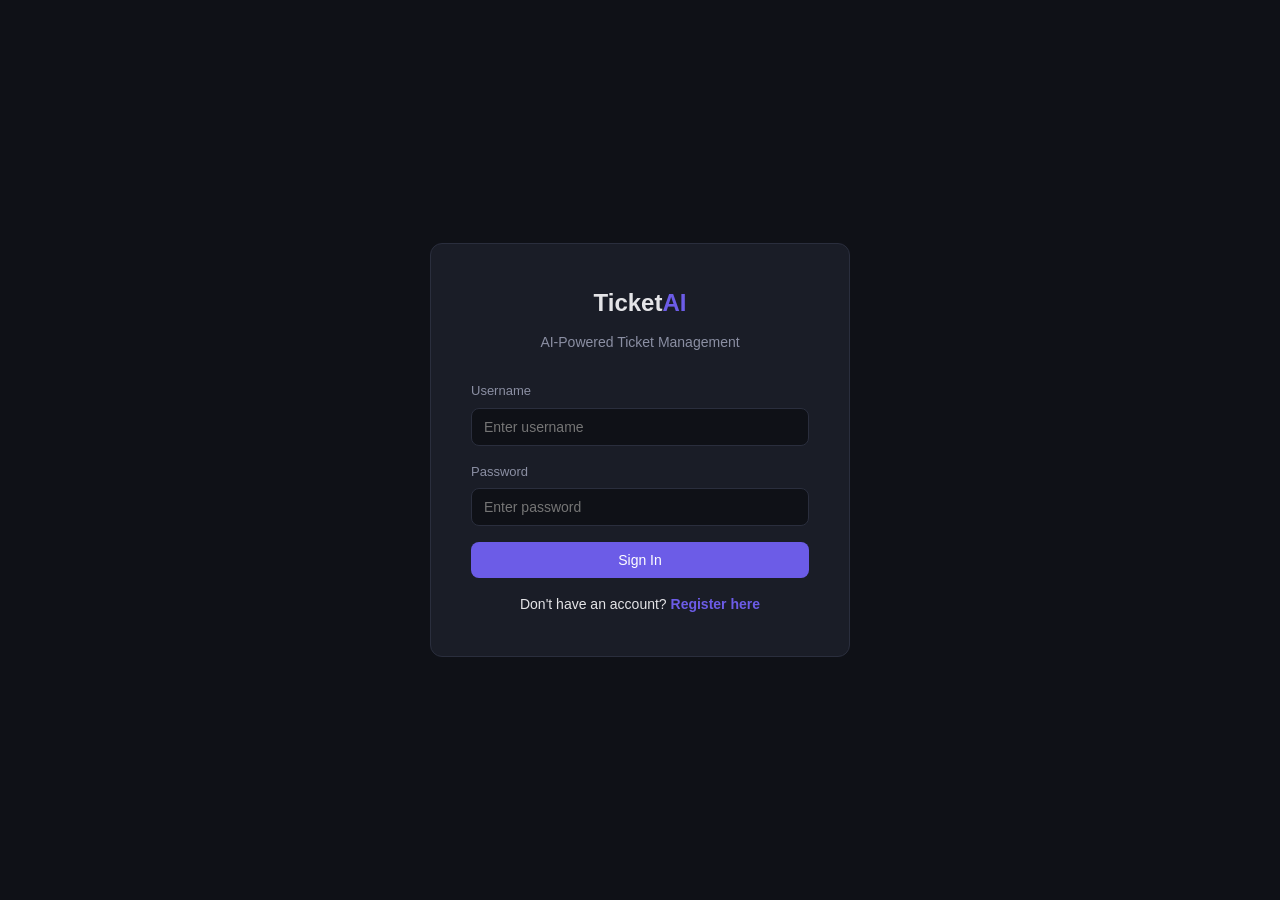
<file: static/index.html>
<!DOCTYPE html>
<html lang="en">
<head>
    <meta charset="UTF-8">
    <meta name="viewport" content="width=device-width, initial-scale=1.0">
    <title>Ticket System - Login</title>
    <link rel="stylesheet" href="/static/style.css">
</head>
<body>
    <div class="auth-wrapper">
        <div class="auth-card">
            <h1>Ticket<span style="color:var(--primary)">AI</span></h1>
            <p class="subtitle">AI-Powered Ticket Management</p>

            <form id="loginForm" onsubmit="handleLogin(event)">
                <div class="form-group">
                    <label>Username</label>
                    <input type="text" id="loginUser" required placeholder="Enter username">
                </div>
                <div class="form-group">
                    <label>Password</label>
                    <input type="password" id="loginPass" required placeholder="Enter password">
                </div>
                <button type="submit" class="btn btn-primary btn-full">Sign In</button>
            </form>
            
            <p style="text-align:center; margin-top:15px; font-size:14px; color:var(--text-light)">
                Don't have an account? <a href="/static/register.html" style="color:var(--primary); text-decoration:none; font-weight:bold;">Register here</a>
            </p>

            <div id="authError" style="color:var(--danger);font-size:13px;text-align:center;margin-top:12px;display:none"></div>
        </div>
    </div>

    <script src="/static/app.js"></script>
    <script>
        if (getToken()) window.location.href = "/static/dashboard.html";

        function showErr(msg) {
            const el = document.getElementById("authError");
            el.textContent = msg;
            el.style.display = "block";
        }

        async function handleLogin(e) {
            e.preventDefault();
            try {
                const data = await api("/auth/login", {
                    method: "POST",
                    headers: {},
                    body: JSON.stringify({
                        username: document.getElementById("loginUser").value,
                        password: document.getElementById("loginPass").value,
                    }),
                });
                setAuth(data);
                const user = await api("/auth/me");
                localStorage.setItem("user", JSON.stringify(user));
                window.location.href = "/static/dashboard.html";
            } catch (err) {
                showErr(err.message);
            }
        }
    </script>
</body>
</html>
</file>
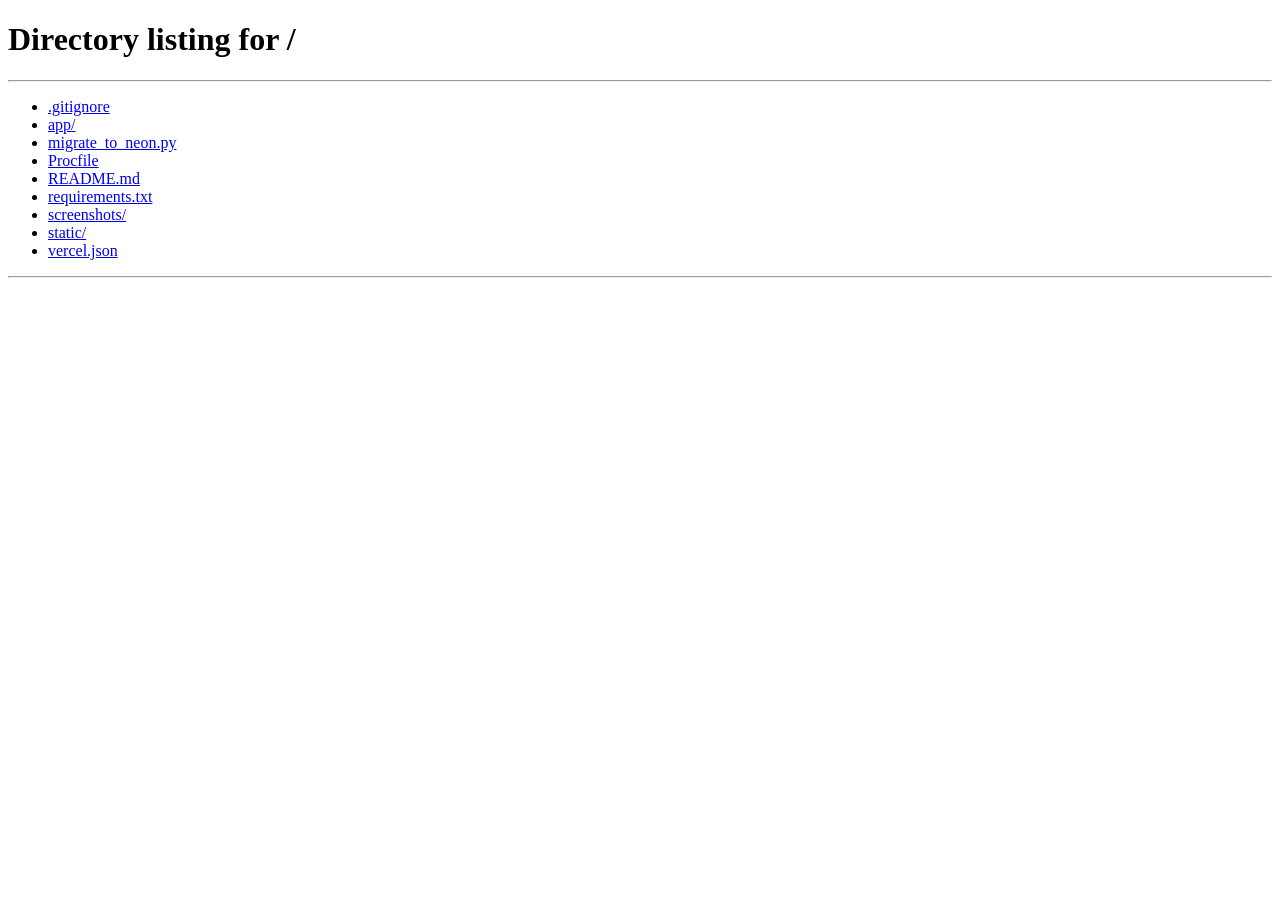
<file: static/dashboard.html>
<!DOCTYPE html>
<html lang="en">
<head>
    <meta charset="UTF-8">
    <meta name="viewport" content="width=device-width, initial-scale=1.0">
    <title>Dashboard - TicketAI</title>
    <link rel="stylesheet" href="/static/style.css">
</head>
<body>
    <nav class="navbar">
        <div class="brand">Ticket<span>AI</span></div>
        <ul class="nav-links" id="navLinks"></ul>
        <div class="user-badge" id="userBadge"></div>
    </nav>

    <div class="container">
        <div class="page-header">
            <h2>Dashboard</h2>
        </div>

        <div class="stats-grid" id="statsGrid">
            <div class="stat-card"><div class="label">Total Tickets</div><div class="value" id="sTotal">-</div></div>
            <div class="stat-card"><div class="label">Open</div><div class="value" id="sOpen" style="color:var(--info)">-</div></div>
            <div class="stat-card"><div class="label">In Progress</div><div class="value" id="sProgress" style="color:var(--warning)">-</div></div>
            <div class="stat-card"><div class="label">Resolved</div><div class="value" id="sResolved" style="color:var(--success)">-</div></div>
            <div class="stat-card"><div class="label">Closed</div><div class="value" id="sClosed" style="color:var(--text-dim)">-</div></div>
        </div>

        <div class="page-header">
            <h2>Recent Tickets</h2>
            <a href="/static/tickets.html" class="btn btn-primary btn-sm">+ New Ticket</a>
        </div>

        <div class="table-wrapper">
            <table>
                <thead>
                    <tr>
                        <th>ID</th><th>Title</th><th>Status</th><th>Priority</th><th>Category</th><th>AI</th><th>Created</th>
                    </tr>
                </thead>
                <tbody id="recentTable"></tbody>
            </table>
        </div>
    </div>

    <script src="/static/app.js"></script>
    <script src="/static/nav.js"></script>
    <script>
        if (!getToken()) window.location.href = "/";
        const user = getUser();
        const isAdmin = user && user.role === "admin";

        async function init() {
            if (isAdmin) {
                const stats = await api("/admin/dashboard");
                if (stats) {
                    document.getElementById("sTotal").textContent = stats.total_tickets;
                    document.getElementById("sOpen").textContent = stats.open_tickets;
                    document.getElementById("sProgress").textContent = stats.in_progress_tickets;
                    document.getElementById("sResolved").textContent = stats.resolved_tickets;
                    document.getElementById("sClosed").textContent = stats.closed_tickets;
                }
            } else {
                const stats = await api("/tickets/stats");
                if (stats) {
                    document.getElementById("sTotal").textContent = stats.total;
                    document.getElementById("sOpen").textContent = stats.by_status.open;
                    document.getElementById("sProgress").textContent = stats.by_status.in_progress;
                    document.getElementById("sResolved").textContent = stats.by_status.resolved;
                    document.getElementById("sClosed").textContent = stats.by_status.closed;
                }
            }

            const tickets = await api("/tickets?limit=10");
            if (tickets) {
                const tbody = document.getElementById("recentTable");
                if (tickets.length === 0) {
                    tbody.innerHTML = '<tr><td colspan="7" style="text-align:center;padding:32px;color:var(--text-dim)">No tickets yet. Click <strong>+ New Ticket</strong> to create one.</td></tr>';
                } else {
                    tbody.innerHTML = tickets.map(t => `
                    <tr onclick="window.location.href='/static/ticket-detail.html?id=${t.id}'" style="cursor:pointer">
                        <td>#${t.id}</td>
                        <td>${t.title}</td>
                        <td>${statusBadge(t.status)}</td>
                        <td>${priorityBadge(t.priority)}</td>
                        <td>${t.category || "-"}</td>
                        <td>${t.ai_category ? `<span class="badge badge-ai">${t.ai_category} (${(t.ai_confidence*100).toFixed(0)}%)</span>` : "-"}</td>
                        <td>${formatDate(t.created_at)}</td>
                    </tr>
                `).join("");
                    }
                }
            }

        init();
    </script>
</body>
</html>
</file>
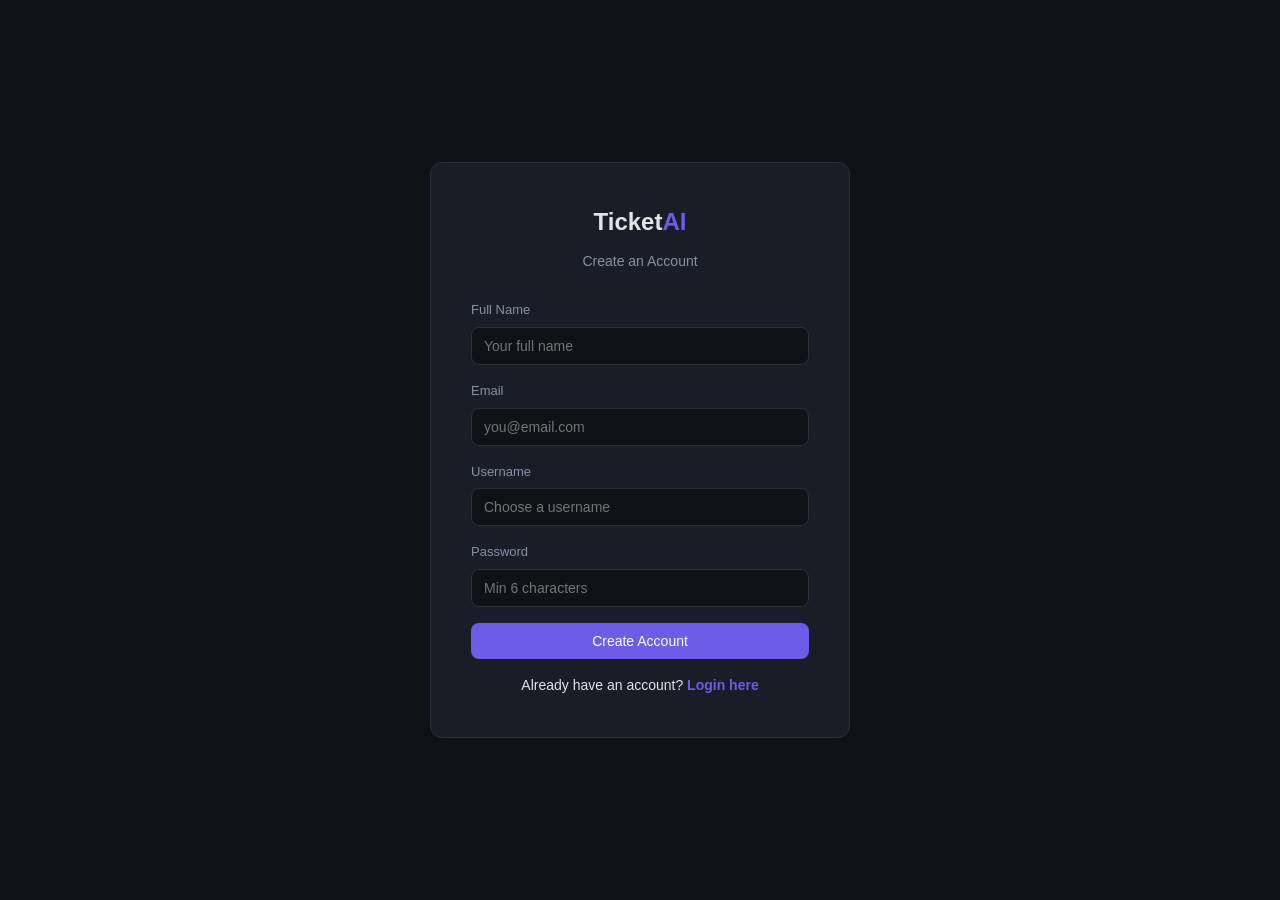
<file: static/register.html>
<!DOCTYPE html>
<html lang="en">
<head>
    <meta charset="UTF-8">
    <meta name="viewport" content="width=device-width, initial-scale=1.0">
    <title>Ticket System - Register</title>
    <link rel="stylesheet" href="/static/style.css">
</head>
<body>
    <div class="auth-wrapper">
        <div class="auth-card">
            <h1>Ticket<span style="color:var(--primary)">AI</span></h1>
            <p class="subtitle">Create an Account</p>

            <form id="registerForm" onsubmit="handleRegister(event)">
                <div class="form-group">
                    <label>Full Name</label>
                    <input type="text" id="regName" required placeholder="Your full name">
                </div>
                <div class="form-group">
                    <label>Email</label>
                    <input type="email" id="regEmail" required placeholder="you@email.com">
                </div>
                <div class="form-group">
                    <label>Username</label>
                    <input type="text" id="regUser" required placeholder="Choose a username">
                </div>
                <div class="form-group">
                    <label>Password</label>
                    <input type="password" id="regPass" required minlength="6" placeholder="Min 6 characters">
                </div>
                <button type="submit" class="btn btn-primary btn-full">Create Account</button>
            </form>
            
            <p style="text-align:center; margin-top:15px; font-size:14px; color:var(--text-light)">
                Already have an account? <a href="/" style="color:var(--primary); text-decoration:none; font-weight:bold;">Login here</a>
            </p>

            <div id="authError" style="color:var(--danger);font-size:13px;text-align:center;margin-top:12px;display:none"></div>
        </div>
    </div>

    <script src="/static/app.js"></script>
    <script>
        if (getToken()) window.location.href = "/static/dashboard.html";

        function showErr(msg) {
            const el = document.getElementById("authError");
            el.textContent = msg;
            el.style.display = "block";
        }

        async function handleRegister(e) {
            e.preventDefault();
            try {
                await api("/auth/register", {
                    method: "POST",
                    headers: {},
                    body: JSON.stringify({
                        full_name: document.getElementById("regName").value,
                        email: document.getElementById("regEmail").value,
                        username: document.getElementById("regUser").value,
                        password: document.getElementById("regPass").value,
                        role: "customer",
                    }),
                });
                showToast("Account created! Redirecting to login...");
                setTimeout(() => {
                    window.location.href = "/";
                }, 1500);
            } catch (err) {
                showErr(err.message);
            }
        }
    </script>
</body>
</html>
</file>
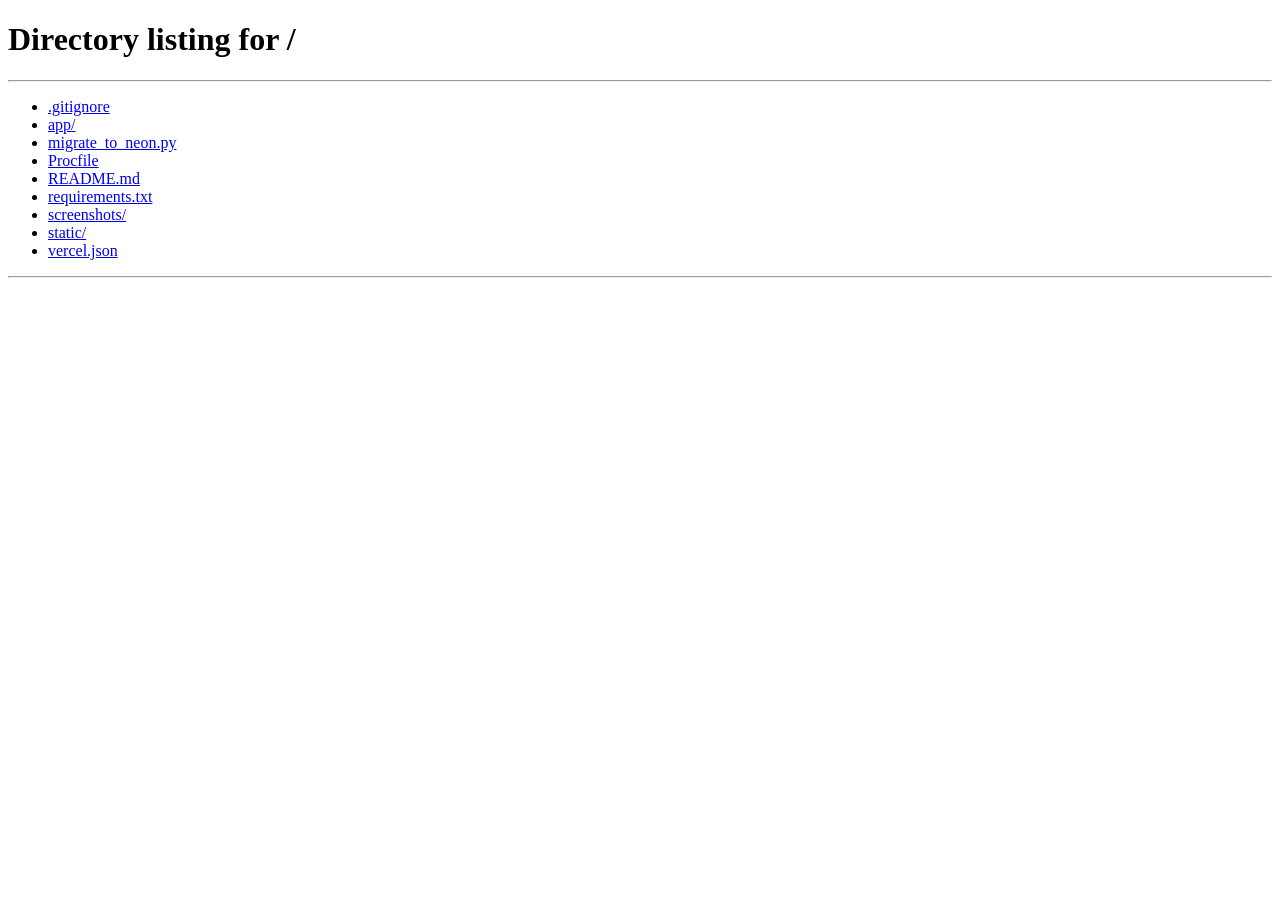
<file: static/ticket-detail.html>
<!DOCTYPE html>
<html lang="en">
<head>
    <meta charset="UTF-8">
    <meta name="viewport" content="width=device-width, initial-scale=1.0">
    <title>Ticket Detail - TicketAI</title>
    <link rel="stylesheet" href="/static/style.css">
</head>
<body>
    <nav class="navbar">
        <div class="brand">Ticket<span>AI</span></div>
        <ul class="nav-links" id="navLinks"></ul>
        <div class="user-badge" id="userBadge"></div>
    </nav>

    <div class="container">
        <div style="margin-bottom:16px"><a href="/static/tickets.html">&larr; Back to tickets</a></div>
        <div id="ticketContent">Loading...</div>
    </div>

    <!-- Update Modal -->
    <div class="modal-overlay hidden" id="updateModal">
        <div class="modal">
            <h3>Update Ticket</h3>
            <form onsubmit="updateTicket(event)">
                <div class="form-group">
                    <label>Status</label>
                    <select id="updStatus">
                        <option value="open">Open</option>
                        <option value="in_progress">In Progress</option>
                        <option value="resolved">Resolved</option>
                        <option value="closed">Closed</option>
                    </select>
                </div>
                <div class="form-group">
                    <label>Priority</label>
                    <select id="updPriority">
                        <option value="low">Low</option>
                        <option value="medium">Medium</option>
                        <option value="high">High</option>
                        <option value="critical">Critical</option>
                    </select>
                </div>
                <div class="form-group">
                    <label>Category</label>
                    <select id="updCategory">
                        <option value="">Unset</option>
                        <option value="billing">Billing</option>
                        <option value="technical">Technical</option>
                        <option value="account">Account</option>
                        <option value="bug">Bug</option>
                        <option value="feature_request">Feature Request</option>
                        <option value="security">Security</option>
                        <option value="general">General</option>
                    </select>
                </div>
                <div class="form-group">
                    <label>Assign To</label>
                    <select id="updAssign"><option value="">Unassigned</option></select>
                </div>
                <div style="display:flex;gap:10px;margin-top:16px">
                    <button type="submit" class="btn btn-primary">Update</button>
                    <button type="button" class="btn btn-ghost" onclick="document.getElementById('updateModal').classList.add('hidden')">Cancel</button>
                </div>
            </form>
        </div>
    </div>

    <script src="/static/app.js"></script>
    <script src="/static/nav.js"></script>
    <script>
        if (!getToken()) window.location.href = "/";

        const params = new URLSearchParams(window.location.search);
        const ticketId = params.get("id");
        const user = getUser();
        const isStaff = user.role === "admin";

        async function loadTicket() {
            const t = await api(`/tickets/${ticketId}`);
            if (!t) return;

            document.title = `#${t.id} ${t.title} - TicketAI`;

            let updateBtn = isStaff
                ? `<button class="btn btn-ghost btn-sm" onclick="openUpdate(${JSON.stringify(t).replace(/"/g, '&quot;')})">Edit</button>`
                : "";

            let deleteBtn = isStaff
                ? `<button class="btn btn-danger btn-sm" onclick="deleteTicket()">Delete</button>`
                : "";

            document.getElementById("ticketContent").innerHTML = `
                <div class="ticket-detail">
                    <div class="ticket-main">
                        <div style="display:flex;justify-content:space-between;align-items:flex-start">
                            <h2>#${t.id} &mdash; ${t.title}</h2>
                            <div style="display:flex;gap:8px">${updateBtn} ${deleteBtn}</div>
                        </div>
                        <div style="margin-top:4px">
                            ${statusBadge(t.status)} ${priorityBadge(t.priority)}
                            ${t.category ? `<span class="badge" style="background:var(--surface-hover)">${t.category}</span>` : ""}
                        </div>
                        <div class="description">${t.description}</div>

                        <div class="ai-box">
                            <h4>AI Classification</h4>
                            <p>
                                <strong>Category:</strong> ${t.ai_category || "N/A"} &nbsp;|&nbsp;
                                <strong>Confidence:</strong> ${t.ai_confidence ? (t.ai_confidence * 100).toFixed(0) + "%" : "N/A"}
                            </p>
                            ${t.ai_analysis ? `<p style="margin-top:6px">${t.ai_analysis}</p>` : ""}
                        </div>

                        <div class="comments-section">
                            <h3 style="margin-bottom:12px">Comments</h3>
                            <div id="commentsList"></div>
                            <div class="comment-form">
                                <textarea id="commentText" placeholder="Add a comment..."></textarea>
                                <div class="comment-form-actions">
                                    <button class="btn btn-primary btn-sm" onclick="addComment()">Post</button>
                                    ${isStaff ? `<label><input type="checkbox" id="commentInternal"> Internal note</label>` : ""}
                                </div>
                            </div>
                        </div>
                    </div>

                    <div class="ticket-sidebar">
                        <div class="meta-row"><span class="meta-label">Created by</span><span>${t.creator_name || "Unknown"}</span></div>
                        <div class="meta-row"><span class="meta-label">Assigned to</span><span>${t.assignee_name || "Unassigned"}</span></div>
                        <div class="meta-row"><span class="meta-label">Customer</span><span>${t.customer_name || "-"}</span></div>
                        <div class="meta-row"><span class="meta-label">Created</span><span>${formatDate(t.created_at)}</span></div>
                        <div class="meta-row"><span class="meta-label">Updated</span><span>${formatDate(t.updated_at)}</span></div>
                        <div class="meta-row"><span class="meta-label">Comments</span><span>${t.comment_count}</span></div>
                    </div>
                </div>
            `;

            loadComments();
        }

        async function loadComments() {
            const comments = await api(`/tickets/${ticketId}/comments`);
            if (!comments) return;
            const el = document.getElementById("commentsList");
            el.innerHTML = comments.map(c => `
                <div class="comment ${c.is_internal ? "comment-internal" : ""}">
                    <div class="comment-header">
                        <span class="comment-author">${c.author_name || "User"}</span>
                        <span class="comment-time">${formatDate(c.created_at)}</span>
                        ${c.is_internal ? '<span class="badge badge-in_progress" style="font-size:10px">INTERNAL</span>' : ""}
                    </div>
                    <div class="comment-body">${c.content}</div>
                </div>
            `).join("") || '<p style="color:var(--text-dim);font-size:14px">No comments yet.</p>';
        }

        async function addComment() {
            const text = document.getElementById("commentText").value.trim();
            if (!text) return;
            const internal = document.getElementById("commentInternal")?.checked || false;
            try {
                await api(`/tickets/${ticketId}/comments`, {
                    method: "POST",
                    body: JSON.stringify({ content: text, is_internal: internal }),
                });
                document.getElementById("commentText").value = "";
                loadComments();
                showToast("Comment added");
            } catch (err) {
                showToast(err.message, "error");
            }
        }

        function openUpdate(ticket) {
            const modal = document.getElementById("updateModal");
            document.getElementById("updStatus").value = ticket.status;
            document.getElementById("updPriority").value = ticket.priority;
            document.getElementById("updCategory").value = ticket.category || "";
            loadAgents(ticket.assigned_to);
            modal.classList.remove("hidden");
        }

        async function loadAgents(currentAssign) {
            if (user.role !== "admin") return;
            const users = await api("/admin/users");
            const admins = users.filter(u => u.role === "admin");
            document.getElementById("updAssign").innerHTML =
                '<option value="">Unassigned</option>' +
                admins.map(a => `<option value="${a.id}" ${a.id === currentAssign ? "selected" : ""}>${a.full_name} (${a.role})</option>`).join("");
        }

        async function updateTicket(e) {
            e.preventDefault();
            const body = {};
            body.status = document.getElementById("updStatus").value;
            body.priority = document.getElementById("updPriority").value;
            const cat = document.getElementById("updCategory").value;
            if (cat) body.category = cat;
            const assign = document.getElementById("updAssign").value;
            if (assign) body.assigned_to = parseInt(assign);
            else body.assigned_to = null;

            try {
                await api(`/tickets/${ticketId}`, { method: "PATCH", body: JSON.stringify(body) });
                document.getElementById("updateModal").classList.add("hidden");
                showToast("Ticket updated");
                loadTicket();
            } catch (err) {
                showToast(err.message, "error");
            }
        }

        async function deleteTicket() {
            if (!confirm("Delete this ticket?")) return;
            await api(`/tickets/${ticketId}`, { method: "DELETE" });
            window.location.href = "/static/tickets.html";
        }

        loadTicket();
    </script>
</body>
</html>
</file>
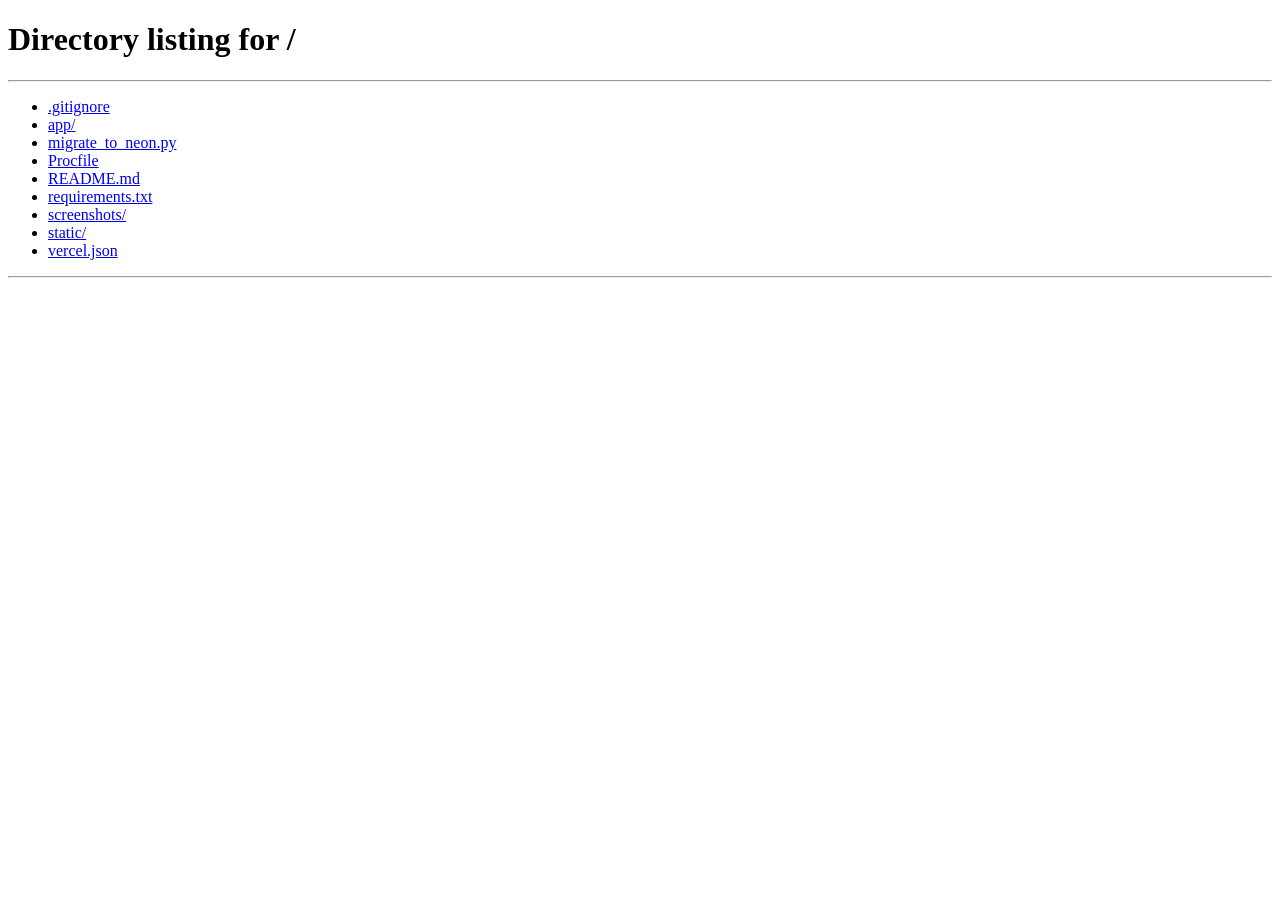
<file: static/tickets.html>
<!DOCTYPE html>
<html lang="en">
<head>
    <meta charset="UTF-8">
    <meta name="viewport" content="width=device-width, initial-scale=1.0">
    <title>Tickets - TicketAI</title>
    <link rel="stylesheet" href="/static/style.css">
</head>
<body>
    <nav class="navbar">
        <div class="brand">Ticket<span>AI</span></div>
        <ul class="nav-links" id="navLinks"></ul>
        <div class="user-badge" id="userBadge"></div>
    </nav>

    <div class="container">
        <div class="page-header">
            <h2>Tickets</h2>
            <button class="btn btn-primary btn-sm" onclick="openModal()">+ New Ticket</button>
        </div>

        <div class="filters">
            <select id="filterStatus" onchange="loadTickets()">
                <option value="">All Status</option>
                <option value="open">Open</option>
                <option value="in_progress">In Progress</option>
                <option value="resolved">Resolved</option>
                <option value="closed">Closed</option>
            </select>
            <select id="filterPriority" onchange="loadTickets()">
                <option value="">All Priority</option>
                <option value="low">Low</option>
                <option value="medium">Medium</option>
                <option value="high">High</option>
                <option value="critical">Critical</option>
            </select>
            <select id="filterCategory" onchange="loadTickets()">
                <option value="">All Categories</option>
                <option value="billing">Billing</option>
                <option value="technical">Technical</option>
                <option value="account">Account</option>
                <option value="bug">Bug</option>
                <option value="feature_request">Feature Request</option>
                <option value="security">Security</option>
                <option value="general">General</option>
            </select>
        </div>

        <div class="table-wrapper">
            <table>
                <thead>
                    <tr>
                        <th>ID</th><th>Title</th><th>Status</th><th>Priority</th><th>Category</th><th>AI Classification</th><th>Customer</th><th>Created</th>
                    </tr>
                </thead>
                <tbody id="ticketsTable"></tbody>
            </table>
        </div>
    </div>

    <!-- Create Ticket Modal -->
    <div class="modal-overlay hidden" id="createModal">
        <div class="modal">
            <h3>Create Ticket</h3>
            <form onsubmit="createTicket(event)">
                <div class="form-group">
                    <label>Title</label>
                    <input type="text" id="newTitle" required placeholder="Brief summary of the issue">
                </div>
                <div class="form-group">
                    <label>Description</label>
                    <textarea id="newDesc" required placeholder="Describe the issue in detail"></textarea>
                </div>
                <div class="form-group">
                    <label>Priority</label>
                    <select id="newPriority">
                        <option value="low">Low</option>
                        <option value="medium" selected>Medium</option>
                        <option value="high">High</option>
                        <option value="critical">Critical</option>
                    </select>
                </div>
                <div class="form-group">
                    <label>Customer (optional)</label>
                    <select id="newCustomer">
                        <option value="">None</option>
                    </select>
                </div>
                <div style="display:flex;gap:10px;margin-top:16px">
                    <button type="submit" class="btn btn-primary">Create</button>
                    <button type="button" class="btn btn-ghost" onclick="closeModal()">Cancel</button>
                </div>
            </form>
        </div>
    </div>

    <script src="/static/app.js"></script>
    <script src="/static/nav.js"></script>
    <script>
        if (!getToken()) window.location.href = "/";

        const user = getUser();
        const isStaff = user.role === "admin";

        function openModal() { document.getElementById("createModal").classList.remove("hidden"); loadCustomers(); }
        function closeModal() { document.getElementById("createModal").classList.add("hidden"); }

        async function loadCustomers() {
            if (!isStaff) return;
            const customers = await api("/admin/customers");
            if (customers) {
                document.getElementById("newCustomer").innerHTML =
                    '<option value="">None</option>' +
                    customers.map(c => `<option value="${c.id}">${c.name} (${c.company || c.email})</option>`).join("");
            }
        }

        async function loadTickets() {
            const params = new URLSearchParams();
            const s = document.getElementById("filterStatus").value;
            const p = document.getElementById("filterPriority").value;
            const c = document.getElementById("filterCategory").value;
            if (s) params.set("status", s);
            if (p) params.set("priority", p);
            if (c) params.set("category", c);

            const tickets = await api(`/tickets?${params.toString()}`);
            if (!tickets) return;

            const tbody = document.getElementById("ticketsTable");
            tbody.innerHTML = tickets.map(t => `
                <tr onclick="window.location.href='/static/ticket-detail.html?id=${t.id}'" style="cursor:pointer">
                    <td>#${t.id}</td>
                    <td>${t.title}</td>
                    <td>${statusBadge(t.status)}</td>
                    <td>${priorityBadge(t.priority)}</td>
                    <td>${t.category || "-"}</td>
                    <td>${t.ai_category
                        ? `<span class="badge badge-ai">${t.ai_category}</span> <small style="color:var(--text-dim)">${(t.ai_confidence*100).toFixed(0)}%</small>`
                        : "-"}</td>
                    <td>${t.customer_name || "-"}</td>
                    <td>${formatDate(t.created_at)}</td>
                </tr>
            `).join("");
        }

        async function createTicket(e) {
            e.preventDefault();
            try {
                const body = {
                    title: document.getElementById("newTitle").value,
                    description: document.getElementById("newDesc").value,
                    priority: document.getElementById("newPriority").value,
                };
                const custId = document.getElementById("newCustomer").value;
                if (custId) body.customer_id = parseInt(custId);

                await api("/tickets", { method: "POST", body: JSON.stringify(body) });
                showToast("Ticket created!");
                closeModal();
                loadTickets();
            } catch (err) {
                showToast(err.message, "error");
            }
        }

        loadTickets();
    </script>
</body>
</html>
</file>
<file: static/style.css>
*, *::before, *::after { box-sizing: border-box; margin: 0; padding: 0; }

:root {
    --bg: #0f1117;
    --surface: #1a1d27;
    --surface-hover: #222633;
    --border: #2a2e3d;
    --text: #e4e4e7;
    --text-dim: #8b8fa3;
    --primary: #6c5ce7;
    --primary-hover: #7f71eb;
    --success: #00b894;
    --warning: #fdcb6e;
    --danger: #e74c3c;
    --info: #74b9ff;
    --radius: 8px;
}

body {
    font-family: -apple-system, BlinkMacSystemFont, 'Segoe UI', Roboto, sans-serif;
    background: var(--bg);
    color: var(--text);
    line-height: 1.6;
    min-height: 100vh;
}

a { color: var(--primary); text-decoration: none; }
a:hover { color: var(--primary-hover); }

/* ── Layout ─────────────────────────────── */

.navbar {
    background: var(--surface);
    border-bottom: 1px solid var(--border);
    padding: 0 24px;
    display: flex;
    align-items: center;
    justify-content: space-between;
    height: 56px;
    position: sticky;
    top: 0;
    z-index: 100;
}

.navbar .brand {
    font-size: 16px;
    font-weight: 700;
    color: var(--text);
    display: flex;
    align-items: center;
    gap: 8px;
}

.navbar .brand span { color: var(--primary); }

.nav-links {
    display: flex;
    align-items: center;
    gap: 4px;
    list-style: none;
}

.nav-links a {
    padding: 8px 14px;
    border-radius: var(--radius);
    color: var(--text-dim);
    font-size: 14px;
    transition: all 0.15s;
}

.nav-links a:hover, .nav-links a.active {
    background: var(--surface-hover);
    color: var(--text);
}

.user-badge {
    background: var(--surface-hover);
    padding: 6px 12px;
    border-radius: var(--radius);
    font-size: 13px;
    color: var(--text-dim);
    display: flex;
    align-items: center;
    gap: 8px;
}

.user-badge .role {
    background: var(--primary);
    color: #fff;
    padding: 2px 8px;
    border-radius: 4px;
    font-size: 11px;
    font-weight: 600;
    text-transform: uppercase;
}

.container {
    max-width: 1200px;
    margin: 0 auto;
    padding: 24px;
}

/* ── Auth page ──────────────────────────── */

.auth-wrapper {
    display: flex;
    align-items: center;
    justify-content: center;
    min-height: 100vh;
    padding: 24px;
}

.auth-card {
    background: var(--surface);
    border: 1px solid var(--border);
    border-radius: 12px;
    padding: 40px;
    width: 100%;
    max-width: 420px;
}

.auth-card h1 {
    font-size: 24px;
    margin-bottom: 8px;
    text-align: center;
}

.auth-card .subtitle {
    color: var(--text-dim);
    text-align: center;
    margin-bottom: 28px;
    font-size: 14px;
}

.auth-tabs {
    display: flex;
    gap: 0;
    margin-bottom: 24px;
    border: 1px solid var(--border);
    border-radius: var(--radius);
    overflow: hidden;
}

.auth-tabs button {
    flex: 1;
    padding: 10px;
    border: none;
    background: transparent;
    color: var(--text-dim);
    font-size: 14px;
    font-weight: 500;
    cursor: pointer;
    transition: all 0.15s;
}

.auth-tabs button.active {
    background: var(--primary);
    color: #fff;
}

/* ── Forms ──────────────────────────────── */

.form-group {
    margin-bottom: 16px;
}

.form-group label {
    display: block;
    font-size: 13px;
    font-weight: 500;
    color: var(--text-dim);
    margin-bottom: 6px;
}

.form-group input,
.form-group select,
.form-group textarea {
    width: 100%;
    padding: 10px 12px;
    background: var(--bg);
    border: 1px solid var(--border);
    border-radius: var(--radius);
    color: var(--text);
    font-size: 14px;
    transition: border-color 0.15s;
}

.form-group input:focus,
.form-group select:focus,
.form-group textarea:focus {
    outline: none;
    border-color: var(--primary);
}

.form-group textarea {
    resize: vertical;
    min-height: 80px;
}

.btn {
    display: inline-flex;
    align-items: center;
    justify-content: center;
    gap: 6px;
    padding: 10px 20px;
    border: none;
    border-radius: var(--radius);
    font-size: 14px;
    font-weight: 500;
    cursor: pointer;
    transition: all 0.15s;
}

.btn-primary { background: var(--primary); color: #fff; }
.btn-primary:hover { background: var(--primary-hover); }
.btn-success { background: var(--success); color: #fff; }
.btn-danger { background: var(--danger); color: #fff; }
.btn-ghost {
    background: transparent;
    color: var(--text-dim);
    border: 1px solid var(--border);
}
.btn-ghost:hover { background: var(--surface-hover); color: var(--text); }
.btn-sm { padding: 6px 12px; font-size: 13px; }

.btn-full { width: 100%; }

/* ── Cards & Stats ──────────────────────── */

.page-header {
    display: flex;
    align-items: center;
    justify-content: space-between;
    margin-bottom: 24px;
}

.page-header h2 { font-size: 22px; }

.stats-grid {
    display: grid;
    grid-template-columns: repeat(auto-fit, minmax(180px, 1fr));
    gap: 16px;
    margin-bottom: 32px;
}

.stat-card {
    background: var(--surface);
    border: 1px solid var(--border);
    border-radius: var(--radius);
    padding: 20px;
}

.stat-card .label {
    font-size: 12px;
    color: var(--text-dim);
    text-transform: uppercase;
    letter-spacing: 0.5px;
    margin-bottom: 4px;
}

.stat-card .value {
    font-size: 28px;
    font-weight: 700;
}

/* ── Table ──────────────────────────────── */

.table-wrapper {
    background: var(--surface);
    border: 1px solid var(--border);
    border-radius: var(--radius);
    overflow: hidden;
}

table {
    width: 100%;
    border-collapse: collapse;
}

th, td {
    padding: 12px 16px;
    text-align: left;
    font-size: 14px;
}

th {
    background: var(--surface-hover);
    font-weight: 600;
    font-size: 12px;
    text-transform: uppercase;
    letter-spacing: 0.5px;
    color: var(--text-dim);
}

tr { border-bottom: 1px solid var(--border); }
tr:last-child { border-bottom: none; }
tr:hover { background: var(--surface-hover); }

/* ── Badges ─────────────────────────────── */

.badge {
    display: inline-block;
    padding: 3px 10px;
    border-radius: 12px;
    font-size: 12px;
    font-weight: 600;
}

.badge-open { background: rgba(116,185,255,0.15); color: var(--info); }
.badge-in_progress { background: rgba(253,203,110,0.15); color: var(--warning); }
.badge-resolved { background: rgba(0,184,148,0.15); color: var(--success); }
.badge-closed { background: rgba(139,143,163,0.15); color: var(--text-dim); }
.badge-critical { background: rgba(231,76,60,0.2); color: var(--danger); }
.badge-high { background: rgba(253,203,110,0.15); color: var(--warning); }
.badge-medium { background: rgba(116,185,255,0.15); color: var(--info); }
.badge-low { background: rgba(139,143,163,0.15); color: var(--text-dim); }

.badge-ai {
    background: rgba(108,92,231,0.15);
    color: var(--primary);
    font-size: 11px;
}

/* ── Ticket detail ──────────────────────── */

.ticket-detail {
    display: grid;
    grid-template-columns: 1fr 320px;
    gap: 24px;
}

.ticket-main, .ticket-sidebar {
    background: var(--surface);
    border: 1px solid var(--border);
    border-radius: var(--radius);
    padding: 24px;
}

.ticket-main h2 { margin-bottom: 8px; }
.ticket-main .description { color: var(--text-dim); margin-top: 16px; line-height: 1.7; }

.meta-row {
    display: flex;
    justify-content: space-between;
    padding: 10px 0;
    border-bottom: 1px solid var(--border);
    font-size: 14px;
}

.meta-row:last-child { border-bottom: none; }
.meta-label { color: var(--text-dim); }

.ai-box {
    background: rgba(108,92,231,0.08);
    border: 1px solid rgba(108,92,231,0.2);
    border-radius: var(--radius);
    padding: 16px;
    margin-top: 16px;
}

.ai-box h4 { color: var(--primary); font-size: 13px; margin-bottom: 8px; }
.ai-box p { font-size: 13px; color: var(--text-dim); line-height: 1.5; }

/* ── Comments ───────────────────────────── */

.comments-section {
    margin-top: 32px;
}

.comment {
    background: var(--surface);
    border: 1px solid var(--border);
    border-radius: var(--radius);
    padding: 16px;
    margin-bottom: 12px;
}

.comment-header {
    display: flex;
    align-items: center;
    gap: 8px;
    margin-bottom: 8px;
    font-size: 13px;
}

.comment-author { font-weight: 600; }
.comment-time { color: var(--text-dim); }
.comment-internal { background: rgba(253,203,110,0.1); border-color: rgba(253,203,110,0.3); }
.comment-internal .comment-header { color: var(--warning); }
.comment-body { font-size: 14px; color: var(--text-dim); }

.comment-form {
    display: flex;
    flex-direction: column;
    gap: 10px;
    margin-top: 16px;
}

.comment-form textarea { min-height: 60px; }
.comment-form-actions {
    display: flex;
    align-items: center;
    gap: 12px;
}

.comment-form-actions label {
    font-size: 13px;
    color: var(--text-dim);
    display: flex;
    align-items: center;
    gap: 6px;
}

/* ── Modal ──────────────────────────────── */

.modal-overlay {
    position: fixed;
    inset: 0;
    background: rgba(0,0,0,0.6);
    display: flex;
    align-items: center;
    justify-content: center;
    z-index: 200;
}

.modal-overlay.hidden { display: none; }

.modal {
    background: var(--surface);
    border: 1px solid var(--border);
    border-radius: 12px;
    padding: 28px;
    width: 100%;
    max-width: 500px;
}

.modal h3 { margin-bottom: 20px; }

/* ── Filters ────────────────────────────── */

.filters {
    display: flex;
    gap: 12px;
    margin-bottom: 20px;
    flex-wrap: wrap;
    align-items: center;
}

.filters select, .filters input {
    padding: 8px 12px;
    background: var(--surface);
    border: 1px solid var(--border);
    border-radius: var(--radius);
    color: var(--text);
    font-size: 13px;
}

/* ── Toast ──────────────────────────────── */

.toast {
    position: fixed;
    bottom: 24px;
    right: 24px;
    padding: 12px 20px;
    border-radius: var(--radius);
    font-size: 14px;
    z-index: 300;
    animation: slideIn 0.3s ease;
}

.toast-success { background: var(--success); color: #fff; }
.toast-error { background: var(--danger); color: #fff; }

@keyframes slideIn {
    from { transform: translateY(20px); opacity: 0; }
    to { transform: translateY(0); opacity: 1; }
}

/* ── Responsive ─────────────────────────── */

@media (max-width: 768px) {
    .ticket-detail { grid-template-columns: 1fr; }
    .stats-grid { grid-template-columns: repeat(2, 1fr); }
    .container { padding: 16px; }
    .page-header { flex-direction: column; align-items: flex-start; gap: 12px; }
    .table-wrapper { overflow-x: auto; }
    .filters { flex-direction: column; }
}
</file>
